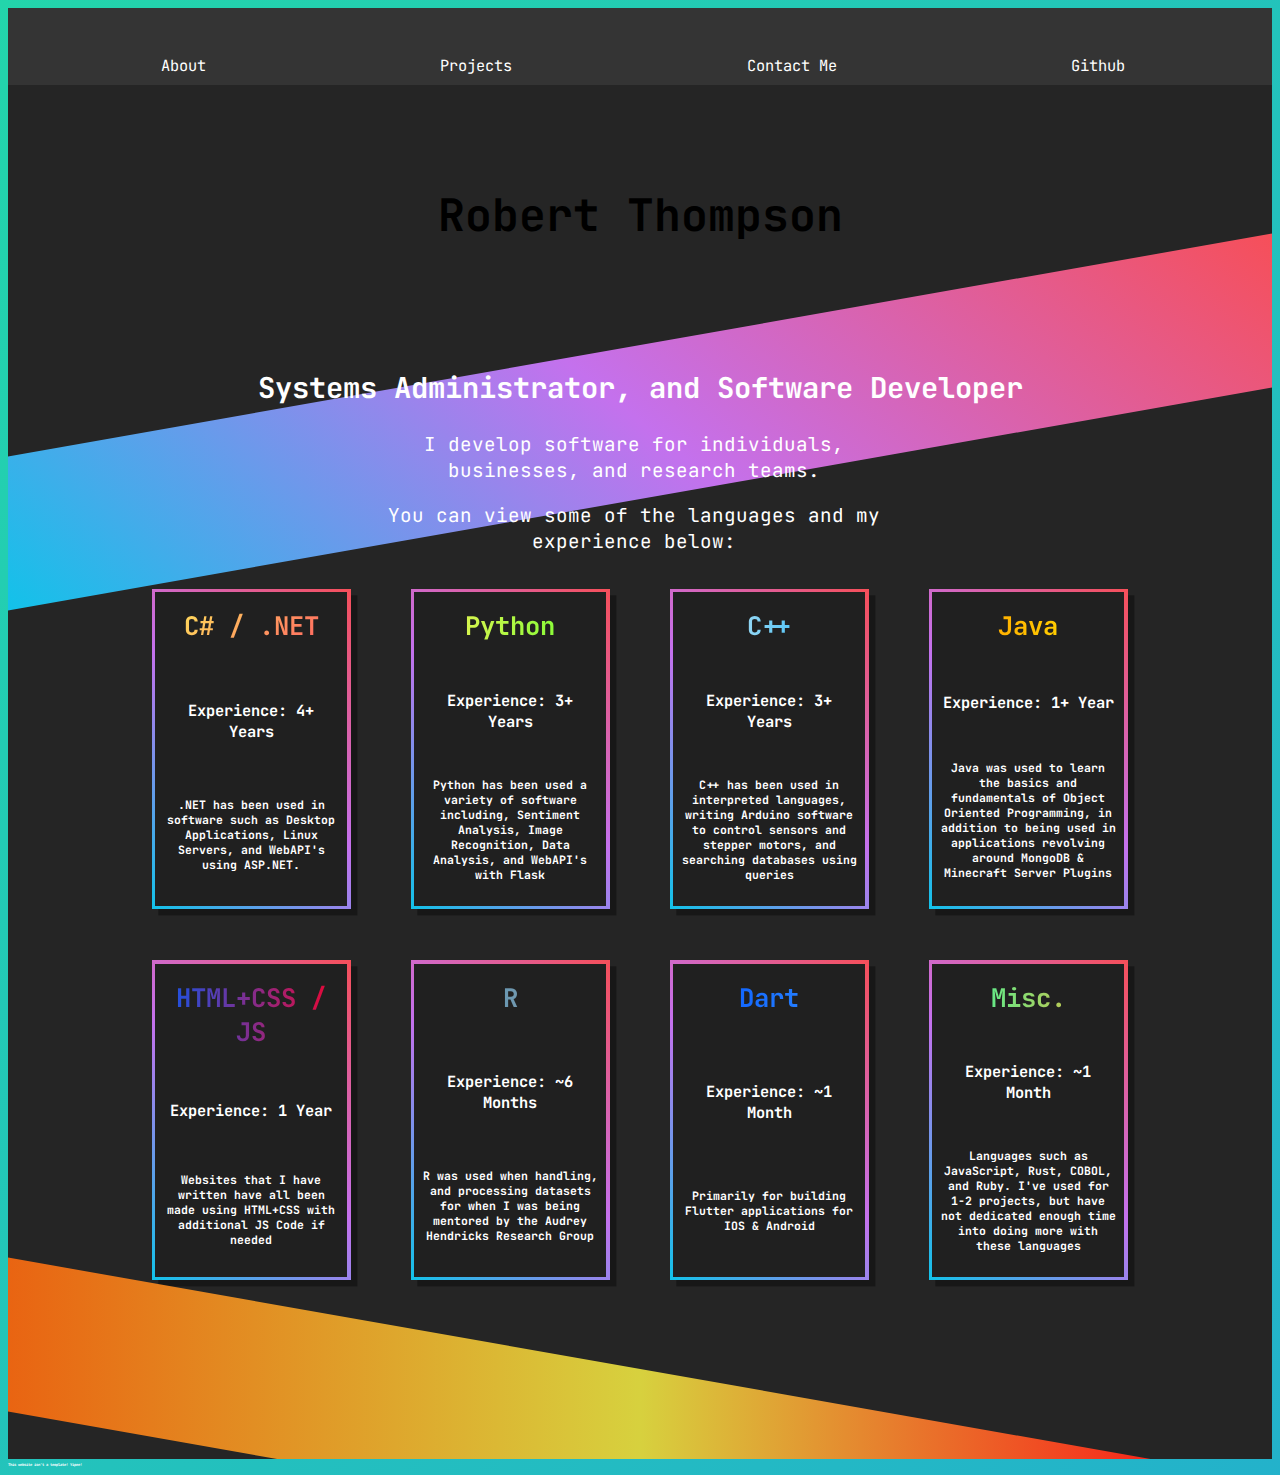
<file: index.html>
<!DOCTYPE html>
<html lang="en">
<head>
    <meta charset="UTF-8">
    <link rel="stylesheet" href="https://fonts.googleapis.com/css?family=Open+Sans">
    <link href='https://fonts.googleapis.com/css?family=JetBrains Mono' rel='stylesheet'>
    <link rel="stylesheet" href="index.css">
    <title>Robert Thompson  </title>
</head>
<body>
<header>
    <div id="title-header-main-box">
        <li>
            <a href="/index.html" class="button-underline" id="about-button">About</a>
        </li>

        <li>
            <a href="/projectShowcase/index.html" class="button-underline" id="project-button">Projects</a>
        </li>

        <li>
            <a href="/contact/index.html" class="button-underline" id="contact-button">Contact Me</a>
        </li>

        <li>
            <a href="https://github.com/KuebV" class="button-underline" id="github-button">Github</a>
        </li>
    </div>
</header>

<section>
    <div id="main-content">

        <div class="wrapper">
            <h2 id="name-intro">Robert Thompson</h2>
        </div>

        <div class="diagonal">
            <div class="wrapper">
                <h2 class="section-title">Systems Administrator, and Software Developer</h2>
                <p class="section-description">I develop software for individuals, businesses, and research teams.</p>
                <p class="section-description">You can view some of the languages and my experience below:</p>

            </div>
        </div>

        <div class="cards">
            <div class="info-card-border">
                <div class="info-card">
                    <h1 class="info-card-title-gradient"  id="csharp-info">C# / .NET</h1>
                    <h1 class="info-card-title">Experience: 4+ Years</h1>
                    <h2 class="info-card-description">.NET has been used in software such as Desktop Applications, Linux Servers, and WebAPI's using ASP.NET. </h2>
                </div>
            </div>

            <div class="info-card-border">
                <div class="info-card">
                    <h1 class="info-card-title-gradient" id="python-info">Python</h1>
                    <h1 class="info-card-title">Experience: 3+ Years</h1>
                    <h2 class="info-card-description">Python has been used a variety of software including, Sentiment Analysis, Image Recognition, Data Analysis, and WebAPI's with Flask</h2>
                </div>
            </div>

            <div class="info-card-border">
                <div class="info-card">
                    <h1 class="info-card-title-gradient" id="cpp-info">C++</h1>
                    <h1 class="info-card-title">Experience: 3+ Years</h1>
                    <h2 class="info-card-description">C++ has been used in interpreted languages, writing Arduino software to control sensors and stepper motors, and searching databases using queries</h2>
                </div>
            </div>

            <div class="info-card-border">
                <div class="info-card">
                    <h1 class="info-card-title-gradient" id="java-info">Java</h1>
                    <h1 class="info-card-title">Experience: 1+ Year</h1>
                    <h2 class="info-card-description">Java was used to learn the basics and fundamentals of Object Oriented Programming, in addition to being used in applications revolving around MongoDB & Minecraft Server Plugins</h2>
                </div>
            </div>

            <div class="info-card-border">
                <div class="info-card">
                    <h1 class="info-card-title-gradient" id="html-info">HTML+CSS / JS</h1>
                    <h1 class="info-card-title">Experience: 1 Year</h1>
                    <h2 class="info-card-description">Websites that I have written have all been made using HTML+CSS with additional JS Code if needed</h2>
                </div>
            </div>

            <div class="info-card-border">
                <div class="info-card">
                    <h1 class="info-card-title-gradient" id="r-info">R</h1>
                    <h1 class="info-card-title">Experience: ~6 Months</h1>
                    <h2 class="info-card-description">R was used when handling, and processing datasets for when I was being mentored by the Audrey Hendricks Research Group</h2>
                </div>
            </div>

            <div class="info-card-border">
                <div class="info-card">
                    <h1 class="info-card-title-gradient" id="dart-info">Dart</h1>
                    <h1 class="info-card-title">Experience: ~1 Month</h1>
                    <h2 class="info-card-description">Primarily for building Flutter applications for IOS & Android</h2>
                </div>
            </div>

            <div class="info-card-border">
                <div class="info-card">
                    <h1 class="info-card-title-gradient" id="mic-info">Misc.</h1>
                    <h1 class="info-card-title">Experience: ~1 Month</h1>
                    <h2 class="info-card-description">Languages such as JavaScript, Rust, COBOL, and Ruby. I've used for 1-2 projects, but have not dedicated enough time into doing more with these languages</h2>
                </div>
            </div>

        </div>

        <div class="diagonal-right">
            <div class="wrapper">

            </div>
        </div>

    </div>

    <footer>
        <h2>This website isn't a template! Yipee!</h2>
    </footer>
</section>



</body>
</html>
</file>
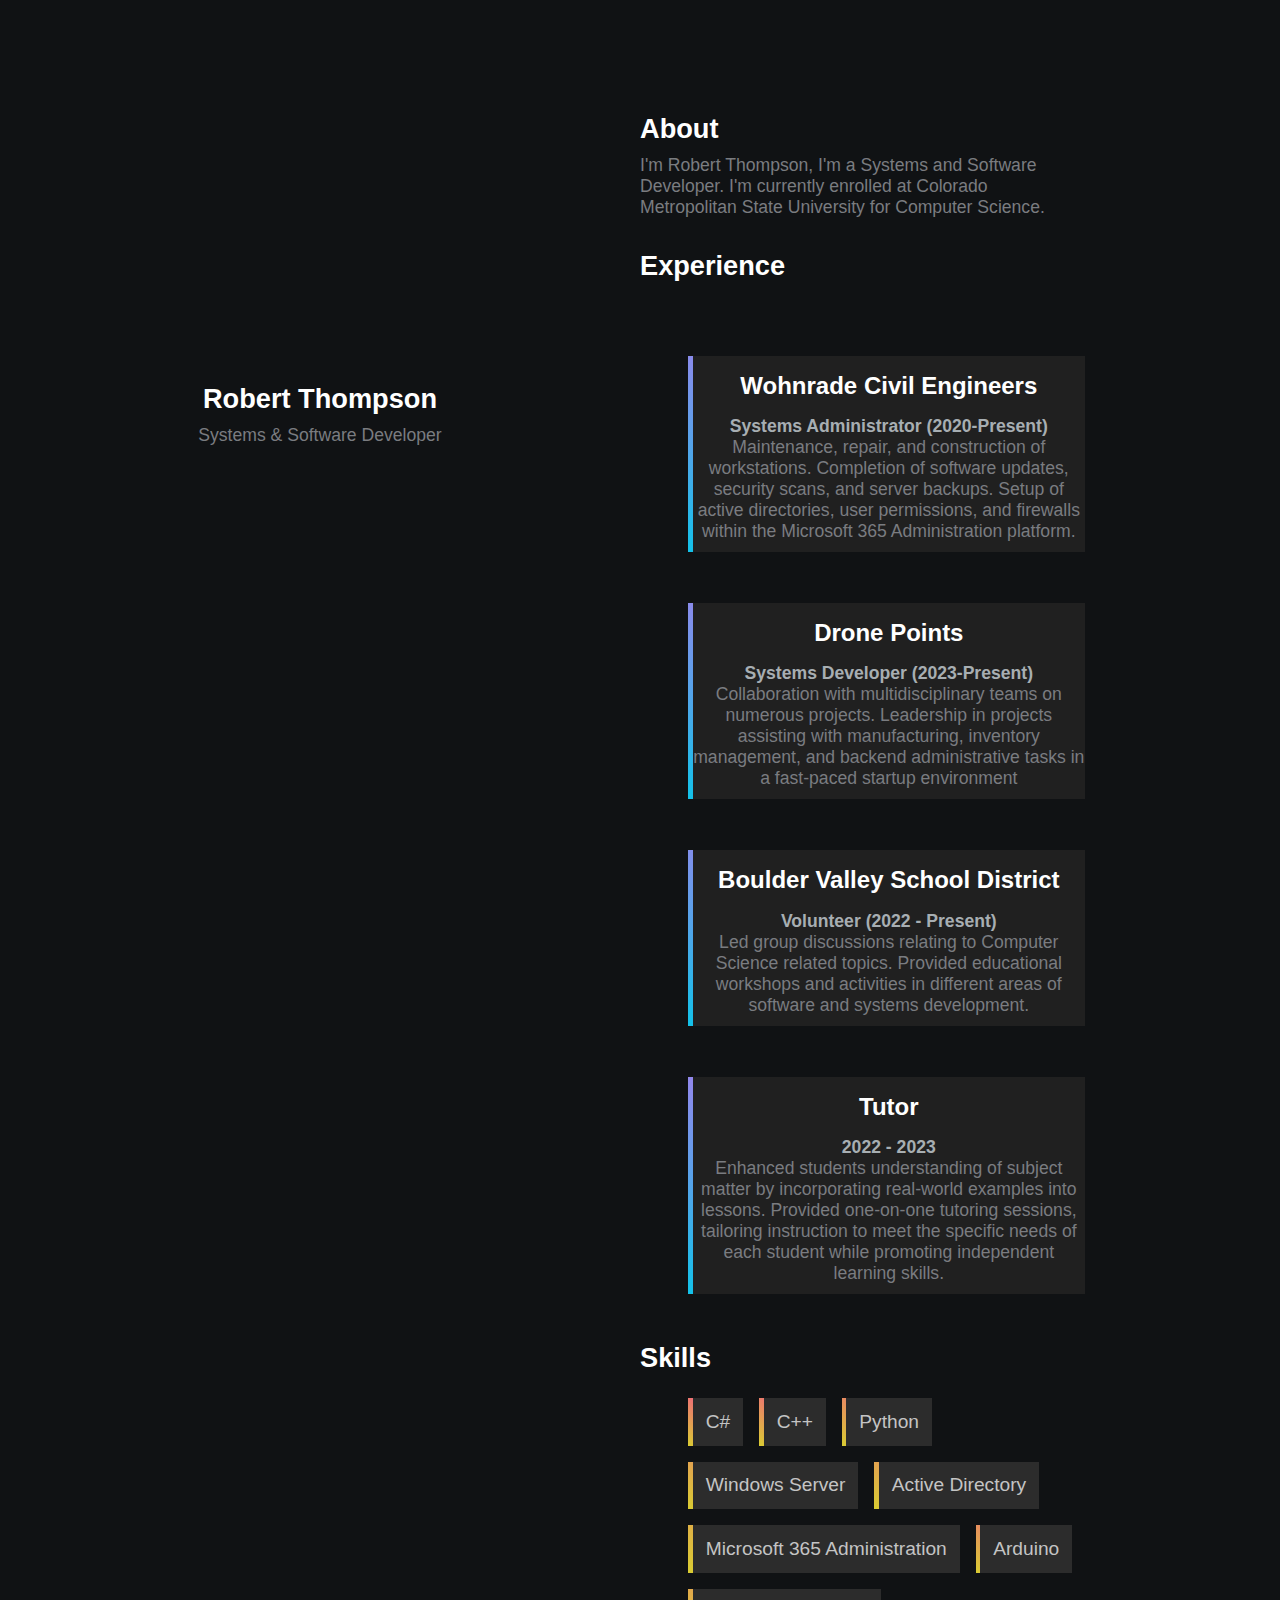
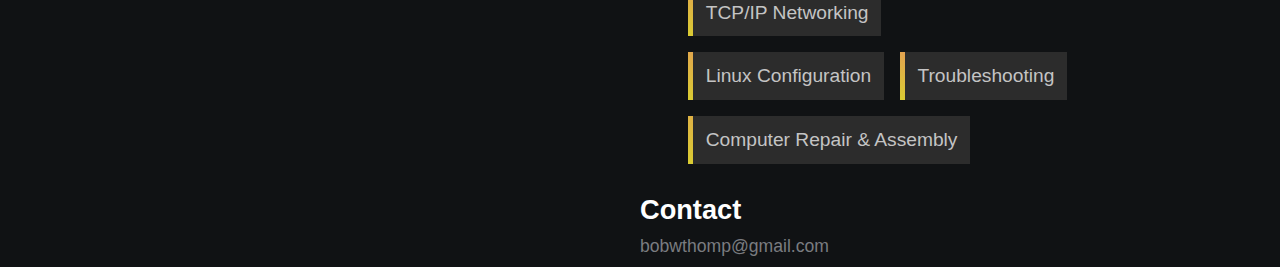
<file: card/index.html>
<!DOCTYPE html>
<html lang="en">
<head>
  <meta charset="UTF-8">
  <meta name="viewport" content="width=device-width, initial-scale=1.0">
  <link rel="stylesheet" href="https://fonts.googleapis.com/css?family=Open+Sans">
  <link href='https://fonts.googleapis.com/css?family=JetBrains Mono' rel='stylesheet'>
  <link rel="stylesheet" href="index.css">
  <title>Business Card </title>
</head>
<body>
<div class="grid-2">
  <div class="section-1">
    <i class="fas fa-code fa-5x white"></i>
    <h2>Robert Thompson</h2>
    <p>Systems & Software Developer</p>
    <a href="#"><i class="fab fa-twitter"></i></a>
    <a href="#"><i class="fab fa-linkedin"></i></a>
    <a href="#"><i class="fab fa-github"></i></a>
  </div>
  <div class="section-2">
    <h2>About</h2>
    <p>I'm Robert Thompson, I'm a Systems and Software Developer. I'm currently enrolled at Colorado Metropolitan State University for Computer Science. </p>
    <h2>Experience</h2>
    <ul class="positions">
      <li class="job-background">
        <div class="job-card">
          <h1 class="company">Wohnrade Civil Engineers</h1>
          <b class="job-title">Systems Administrator (2020-Present)</b>
          <p class="description">Maintenance, repair, and construction of workstations.
            Completion of software updates, security scans, and server backups. Setup of active directories, user permissions, and firewalls within the Microsoft 365 Administration platform.
          </p>
        </div>
      </li>

      <li class="job-background">
        <div class="job-card">
          <h1 class="company">Drone Points</h1>
          <b class="job-title">Systems Developer (2023-Present)</b>
          <p class="description">Collaboration with multidisciplinary teams on numerous projects. Leadership in projects assisting with manufacturing, inventory management, and backend administrative tasks in a fast-paced startup environment</p>
        </div>
      </li>

      <li class="job-background">
        <div class="job-card">
          <h1 class="company">Boulder Valley School District</h1>
          <b class="job-title">Volunteer (2022 - Present)</b>
          <p class="description">Led group discussions relating to Computer Science related topics. Provided educational workshops and activities in different areas of software and systems development.</p>
        </div>
      </li>

      <li class="job-background">
        <div class="job-card">
          <h1 class="company">Tutor</h1>
          <b class="job-title">2022 - 2023</b>
          <p class="description">Enhanced students understanding of subject matter by incorporating real-world examples into lessons. Provided one-on-one tutoring sessions, tailoring instruction to meet the specific needs of each student
            while promoting independent learning skills.
          </p>
        </div>
      </li>
    </ul>
    <h2>Skills</h2>
    <ul class="skills">
      <li class="skill-background">
        <div class="skill-card">
          <b class="skill">C#</b>
        </div>
      </li>

      <li class="skill-background">
        <div class="skill-card">
          <b class="skill">C++</b>
        </div>
      </li>

      <li class="skill-background">
        <div class="skill-card">
          <b class="skill">Python</b>
        </div>
      </li>

      <li class="skill-background">
        <div class="skill-card">
          <b class="skill">Windows Server</b>
        </div>
      </li>

      <li class="skill-background">
        <div class="skill-card">
          <b class="skill">Active Directory</b>
        </div>
      </li>

      <li class="skill-background">
        <div class="skill-card">
          <b class="skill">Microsoft 365 Administration</b>
        </div>
      </li>

      <li class="skill-background">
        <div class="skill-card">
          <b class="skill">Arduino</b>
        </div>
      </li>

      <li class="skill-background">
        <div class="skill-card">
          <b class="skill">TCP/IP Networking</b>
        </div>
      </li>

      <li class="skill-background">
        <div class="skill-card">
          <b class="skill">Linux Configuration</b>
        </div>
      </li>

      <li class="skill-background">
        <div class="skill-card">
          <b class="skill">Troubleshooting</b>
        </div>
      </li>

      <li class="skill-background">
        <div class="skill-card">
          <b class="skill">Computer Repair & Assembly</b>
        </div>
      </li>


    </ul>
    
    <h2>Contact</h2>
    <p>bobwthomp@gmail.com</p>
  </div>
</div>
</body>
</html>
</file>
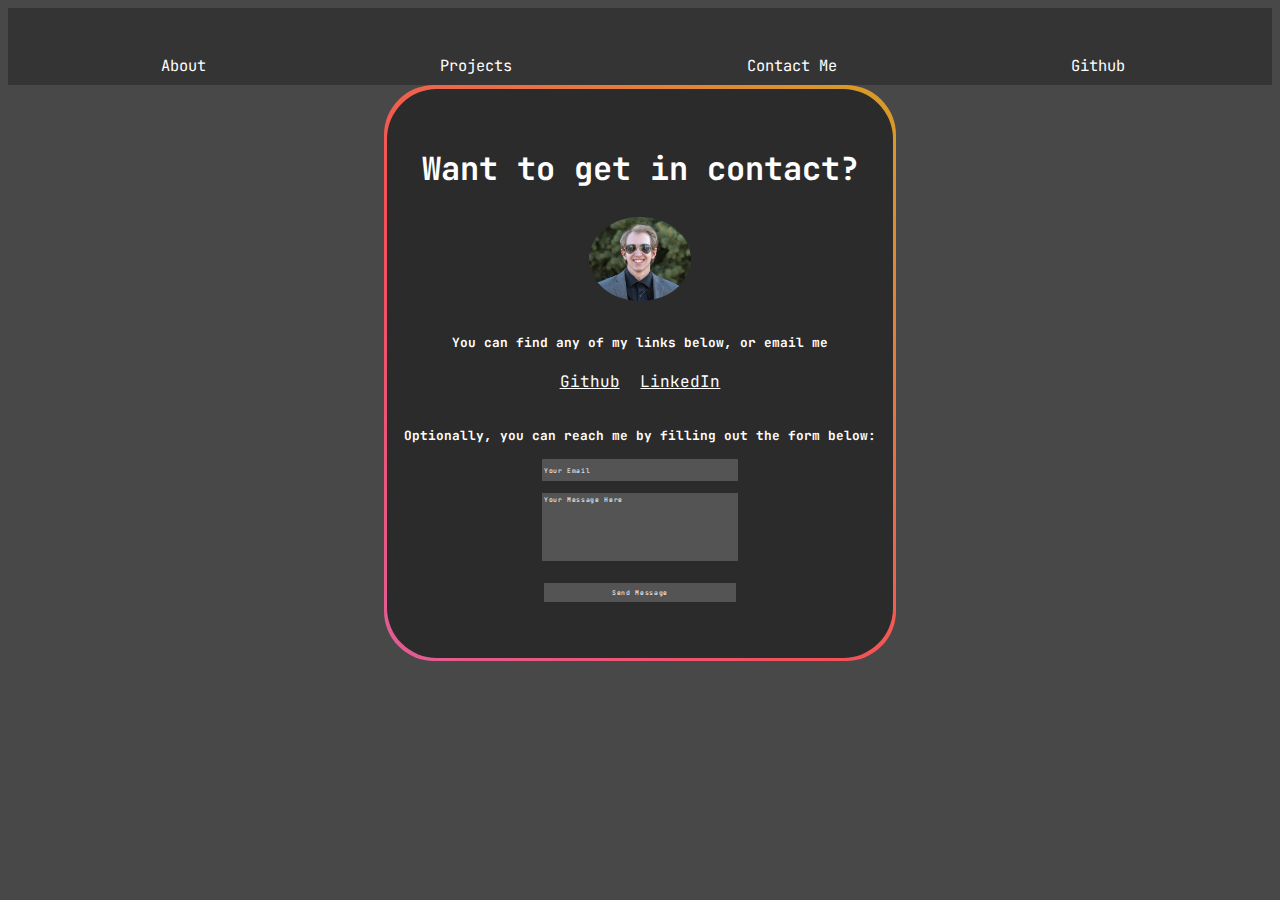
<file: contact/index.html>
<!DOCTYPE html>
<html lang="en">
<head>
    <meta charset="UTF-8">
  <link rel="stylesheet" href="https://fonts.googleapis.com/css?family=Open+Sans">
  <link href='https://fonts.googleapis.com/css?family=JetBrains Mono' rel='stylesheet'>
  <link rel="stylesheet" href="index.css">
    <title>Contact Me</title>
</head>
<body>
  <header>
    <div id="title-header-main-box">
      <li>
        <a href="/index.html" class="button-underline" id="about-button">About</a>
      </li>

      <li>
        <a href="/projectShowcase/index.html" class="button-underline" id="project-button">Projects</a>
      </li>

      <li>
        <a href="/contact/index.html" class="button-underline" id="contact-button">Contact Me</a>
      </li>

      <li>
        <a href="https://github.com/KuebV" class="button-underline" id="github-button">Github</a>
      </li>


    </div>
  </header>

  <div class="rgbBorder">
    <div class="form-document-box">
      <div class="wrapper">
        <h2 id="titleText">Want to get in contact?</h2>
      </div>

      <div class="wrapper">
        <img id="photo" src="../images/2389124593AAAA.jpg">
        <h3>You can find any of my links below, or email me </h3>

        <li id="links">
          <a href="https://github.com/KuebV">Github</a>
          <a href="https://www.linkedin.com/in/robert-thompson-5a97851b0/">LinkedIn</a>
        </li>

        <h3>Optionally, you can reach me by filling out the form below:</h3>

        <form action="https://formspree.io/f/myyalnlv" class="postForm" method="post">

          <div class="form-item">
            <input type="email" class="form-input" placeholder="Your Email" name="email">
          </div>

          <div class="form-item">
            <textarea class="form-input" id="message-box" rows="20" cols="50" name="message">Your Message Here</textarea>
          </div>

          <button class="form-button" type="submit">Send Message</button>

        </form>
      </div>
    </div>
  </div>









</body>
</html>
</file>
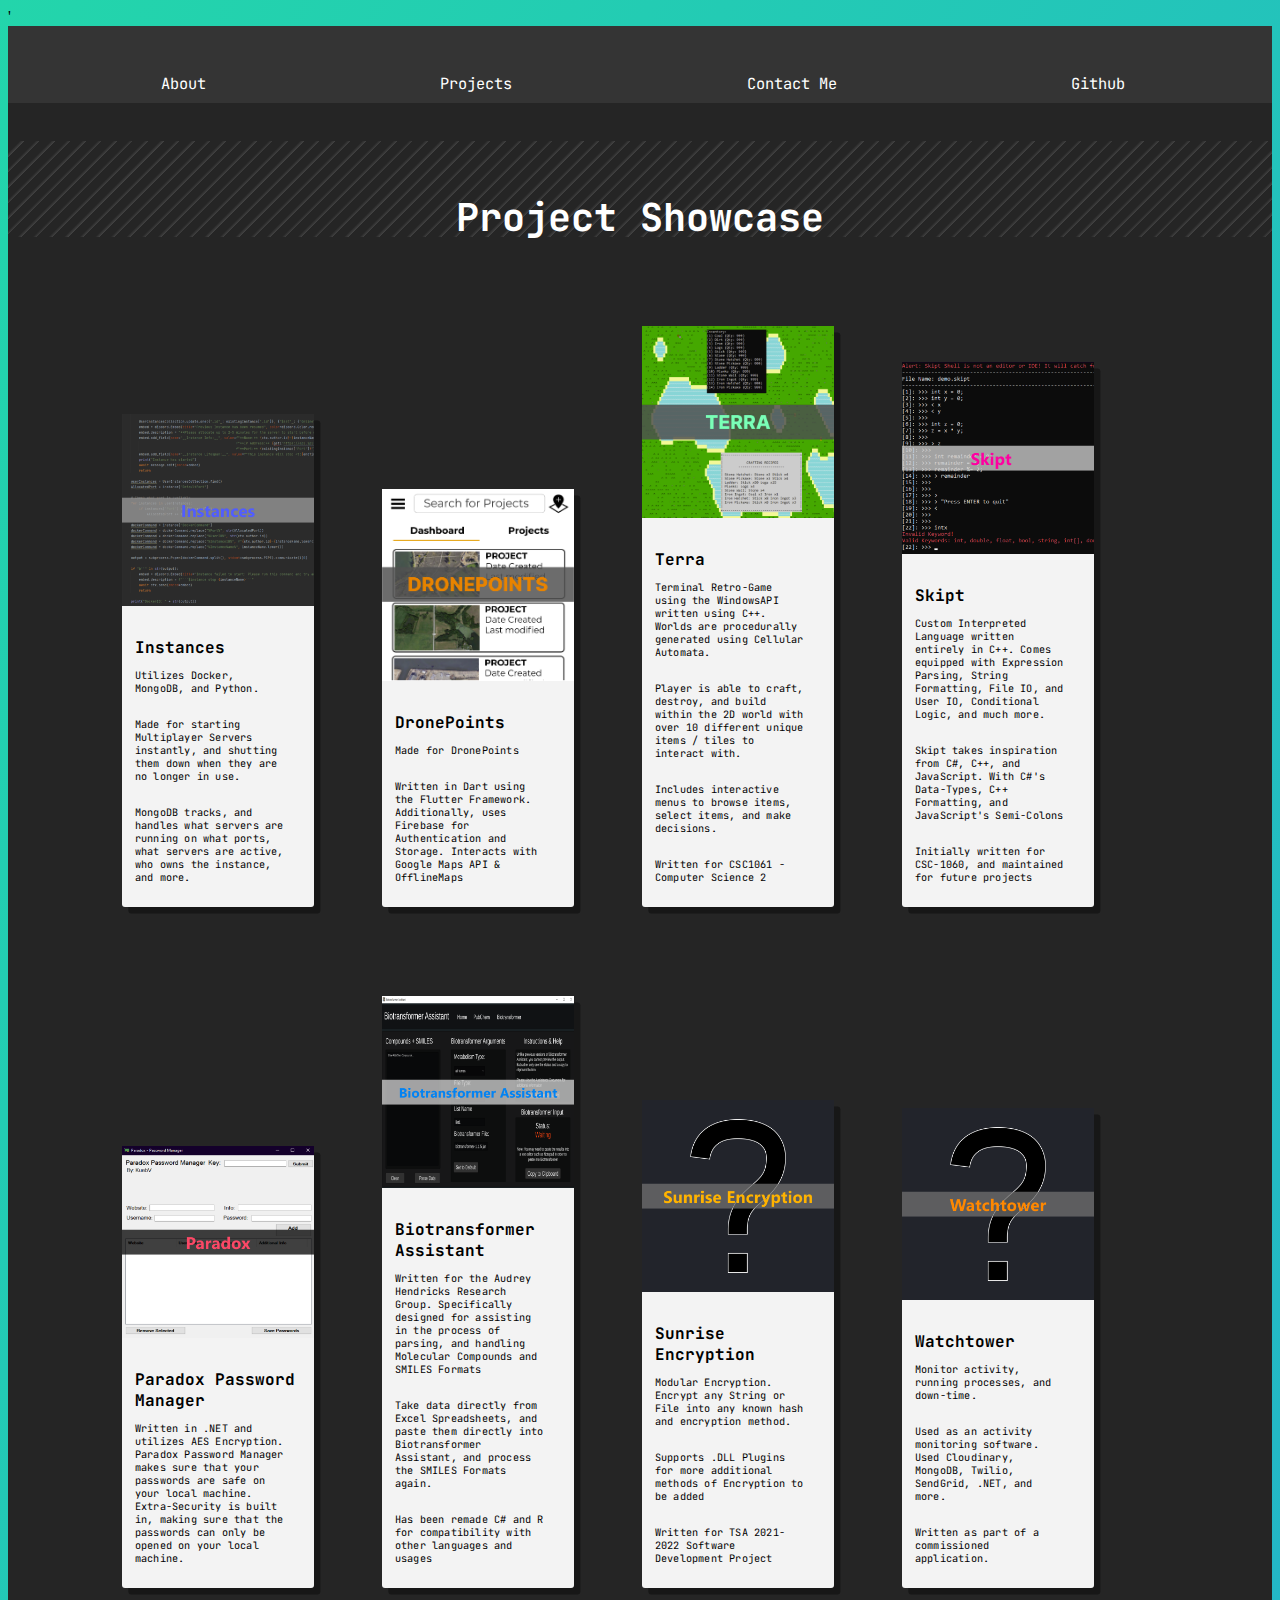
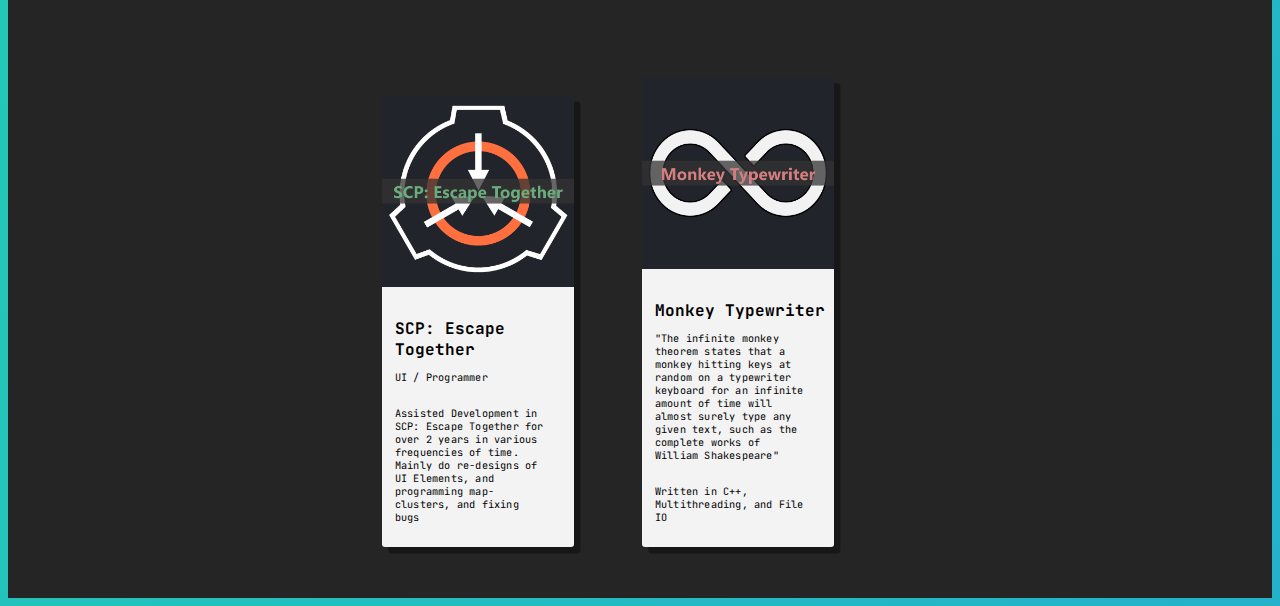
<file: projectShowcase/index.html>
<!DOCTYPE html>
<html lang="en">
<head>
  <meta charset="UTF-8">
  <link rel="stylesheet" href="https://fonts.googleapis.com/css?family=Open+Sans">
  <link href='https://fonts.googleapis.com/css?family=JetBrains Mono' rel='stylesheet'>
  <link rel="stylesheet" href="index.css">'
  <meta name="description" content="Robert Thompson's Software Developer Portfolio. This iw where I store a majority of my projects. I primary work with .NET, Java, Python, C++, and R. However I'm looking forward to learning more.">
  <title>Robert Thompson  </title>
</head>
<body>

<header>
  <div id="title-header-main-box">
    <li class="header-options">
      <a href="/index.html" class="button-underline" id="about-button">About</a>
    </li>

    <li class="header-options">
      <a href="/projectShowcase/index.html" class="button-underline" id="project-button">Projects</a>
    </li>

    <li class="header-options">
      <a href="/contact/index.html" class="button-underline" id="contact-button">Contact Me</a>
    </li>

    <li class="header-options">
      <a href="https://github.com/KuebV" class="button-underline" id="github-button">Github</a>
    </li>
  </div>
</header>

<section>
  <div id="main-content">

    <div class="wrapper">
      <h2 id="name-intro">Project Showcase</h2>
    </div>

    <section class="cards">
      <article class="card">
        <div class="image-wrapper"><img class="card-image" src='/images/Instances.png' alt=''></div>
        <h1 class="card-title">Instances</h1>
        <p class="card-summary"> Utilizes Docker, MongoDB, and Python. </p>
        <p class="card-summary"> Made for starting Multiplayer Servers instantly, and shutting them down when they are no longer in use. </p>
        <p class="card-summary"> MongoDB tracks, and handles what servers are running on what ports, what servers are active, who owns the instance, and more. </p>
      </article>
      <a href="https://www.dronepoints.co/" style="color: #000000; text-decoration: none;">
        <article class="card">
          <div class="image-wrapper"><img src="/images/DronePoints.png" alt="" class="card-image"></div>
          <h1 class="card-title">DronePoints</h1>
          <p class="card-summary">Made for DronePoints</p>
          <p class="card-summary">Written in Dart using the Flutter Framework. Additionally, uses Firebase for Authentication and Storage. Interacts with Google Maps API & OfflineMaps</p>
        </article>
      </a>
      <a href="https://github.com/KuebV/CSC1061Capstone" style="color: #000000; text-decoration: none;">
        <article class="card">
          <div class="image-wrapper"><img class="card-image" src='/images/Terra.png' alt=''></div>
          <h1 class="card-title">Terra</h1>
          <p class="card-summary">
            Terminal Retro-Game using the WindowsAPI written using C++. Worlds are procedurally generated using Cellular Automata.
          </p>
          <p class="card-summary">Player is able to craft, destroy, and build within the 2D world with over 10 different unique items / tiles to interact with.</p>
          <p class="card-summary">Includes interactive menus to browse items, select items, and make decisions.</p>
          <p class="card-summary">Written for CSC1061 - Computer Science 2</p>
        </article>
      </a>
      <a href="https://github.com/KuebV/Skipt" style="color: #000000; text-decoration: none;">
        <article class="card">
          <div class="image-wrapper"><img class="card-image" src='/images/Skipt.png' alt=''></div>
          <h1 class="card-title">Skipt</h1>
          <p class="card-summary">
            Custom Interpreted Language written entirely in C++. Comes equipped with Expression Parsing, String Formatting, File IO, and User IO, Conditional Logic, and much more.
          </p>
          <p class="card-summary">Skipt takes inspiration from C#, C++, and JavaScript. With C#'s Data-Types, C++ Formatting, and JavaScript's Semi-Colons</p>
          <p class="card-summary">Initially written for CSC-1060, and maintained for future projects</p>
        </article>
      </a>
      <article class="card">
        <div class="image-wrapper"><img src="/images/Paradox.png" alt="" class="card-image"></div>
        <h1 class="card-title">Paradox Password Manager</h1>
        <p class="card-summary">
          Written in .NET and utilizes AES Encryption. Paradox Password Manager makes sure that your passwords are safe on your local machine. Extra-Security is built in, making sure that the passwords can only be opened on your local machine.
        </p>
      </article>
      <article class="card">
        <div class="image-wrapper"><img src="/images/Biotransformer%20Assistant.png" alt="" class="card-image"></div>
        <h1 class="card-title">Biotransformer Assistant</h1>
        <p class="card-summary">Written for the Audrey Hendricks Research Group. Specifically designed for assisting in the process of parsing, and handling Molecular Compounds and SMILES Formats</p>
        <p class="card-summary">Take data directly from Excel Spreadsheets, and paste them directly into Biotransformer Assistant, and process the SMILES Formats again.</p>
        <p class="card-summary">Has been remade C# and R for compatibility with other languages and usages</p>
      </article>
      <article class="card">
        <div class="image-wrapper"><img src="/images/Sunrise%20Encryption.png" alt="" class="card-image"></div>
        <h1 class="card-title">Sunrise Encryption</h1>
        <p class="card-summary">Modular Encryption. Encrypt any String or File into any known hash and encryption method.</p>
        <p class="card-summary">Supports .DLL Plugins for more additional methods of Encryption to be added</p>
        <p class="card-summary">Written for TSA 2021-2022 Software Development Project</p>
      </article>
      <article class="card">
        <div class="image-wrapper"><img src="/images/Watchtower.png" alt="" class="card-image"></div>
        <h1 class="card-title">Watchtower</h1>
        <p class="card-summary">Monitor activity, running processes, and down-time. </p>
        <p class="card-summary">Used as an activity monitoring software. Used Cloudinary, MongoDB, Twilio, SendGrid, .NET, and more.</p>
        <p class="card-summary">Written as part of a commissioned application.</p>
      </article>
      <a href="https://store.steampowered.com/app/1394270/SCP_Escape_Together/" style="color: #000000; text-decoration: none;">
        <article class="card">
          <div class="image-wrapper"><img src="/images/SCPET.png" alt="" class="card-image"></div>
          <h1 class="card-title">SCP: Escape Together</h1>
          <p class="card-summary">UI / Programmer</p>
          <p class="card-summary">Assisted Development in SCP: Escape Together for over 2 years in various frequencies of time. Mainly do re-designs of UI Elements, and programming map-clusters, and fixing bugs</p>
        </article>
      </a>
      <article class="card">
        <div class="image-wrapper"><img src="/images/MonkeyTypewriter.png" alt="" class="card-image"></div>
        <h1 class="card-title">Monkey Typewriter</h1>
        <p class="card-summary">"The infinite monkey theorem states that a monkey hitting keys at random on a typewriter keyboard for an infinite amount of time will almost surely type any given text, such as the complete works of William Shakespeare"</p>
        <p class="card-summary">Written in C++, Multithreading, and File IO</p>
      </article>

    </section>

  </div>

</section>



</body>
</html>
</file>
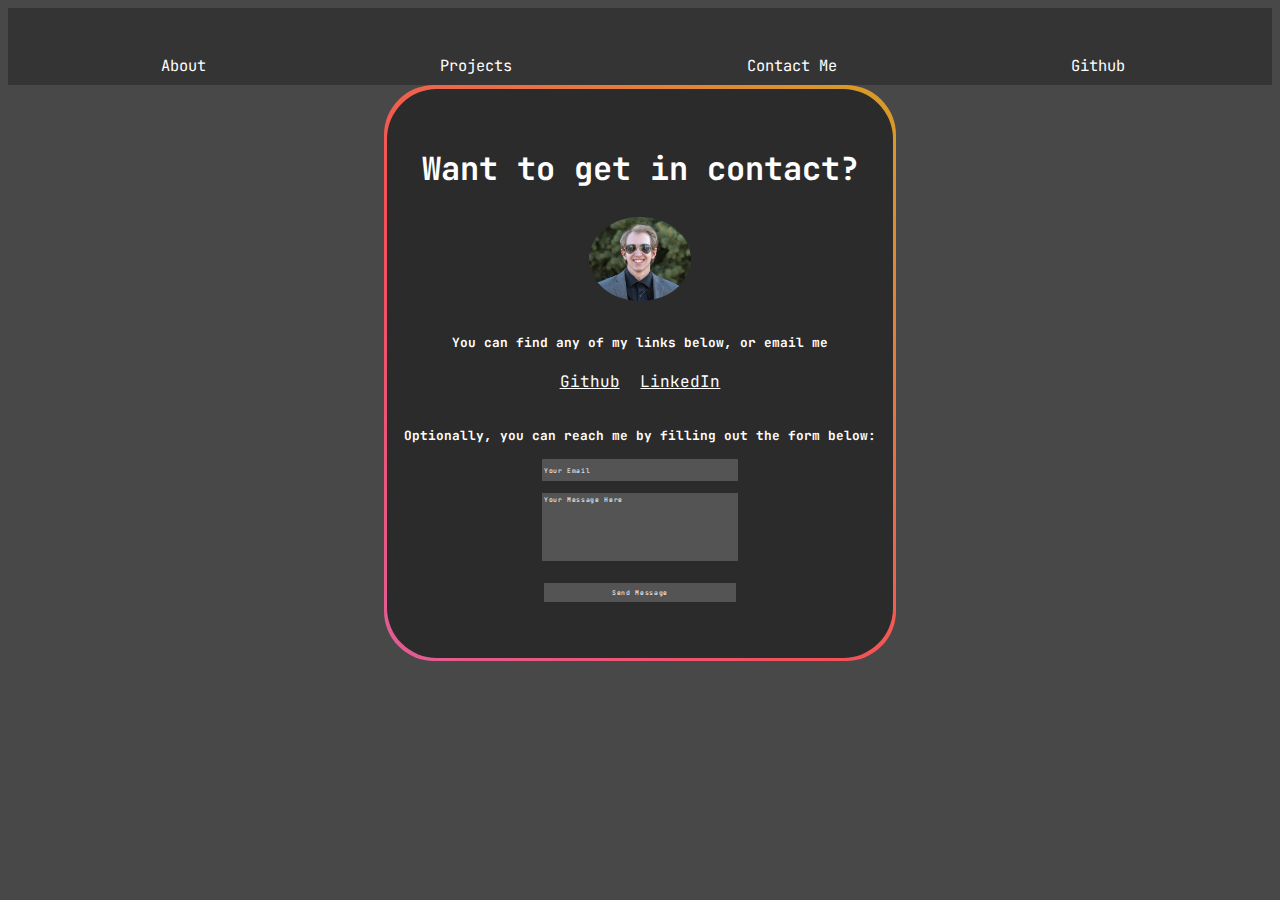
<file: portfolio/contact/index.html>
<!DOCTYPE html>
<html lang="en">
<head>
    <meta charset="UTF-8">
  <link rel="stylesheet" href="https://fonts.googleapis.com/css?family=Open+Sans">
  <link href='https://fonts.googleapis.com/css?family=JetBrains Mono' rel='stylesheet'>
  <link rel="stylesheet" href="index.css">
    <title>Contact Me</title>
</head>
<body>
  <header>
    <div id="title-header-main-box">
      <li>
        <a href="/portfolio/index.html" class="button-underline" id="about-button">About</a>
      </li>

      <li>
        <a href="/portfolio/projects/index.html" class="button-underline" id="project-button">Projects</a>
      </li>

      <li>
        <a href="/portfolio/contact/index.html" class="button-underline" id="contact-button">Contact Me</a>
      </li>

      <li>
        <a href="https://github.com/KuebV" class="button-underline" id="github-button">Github</a>
      </li>


    </div>
  </header>

  <div class="rgbBorder">
    <div class="form-document-box">
      <div class="wrapper">
        <h2 id="titleText">Want to get in contact?</h2>
      </div>

      <div class="wrapper">
        <img id="photo" src="../../images/2389124593AAAA.jpg">
        <h3>You can find any of my links below, or email me </h3>

        <li id="links">
          <a href="https://github.com/KuebV">Github</a>
          <a href="https://www.linkedin.com/in/robert-thompson-5a97851b0/">LinkedIn</a>
        </li>

        <h3>Optionally, you can reach me by filling out the form below:</h3>

        <form action="https://formspree.io/f/myyalnlv" class="postForm" method="post">

          <div class="form-item">
            <input type="email" class="form-input" placeholder="Your Email" name="email">
          </div>

          <div class="form-item">
            <textarea class="form-input" id="message-box" rows="20" cols="50" name="message">Your Message Here</textarea>
          </div>

          <button class="form-button" type="submit">Send Message</button>

        </form>
      </div>
    </div>
  </div>









</body>
</html>
</file>
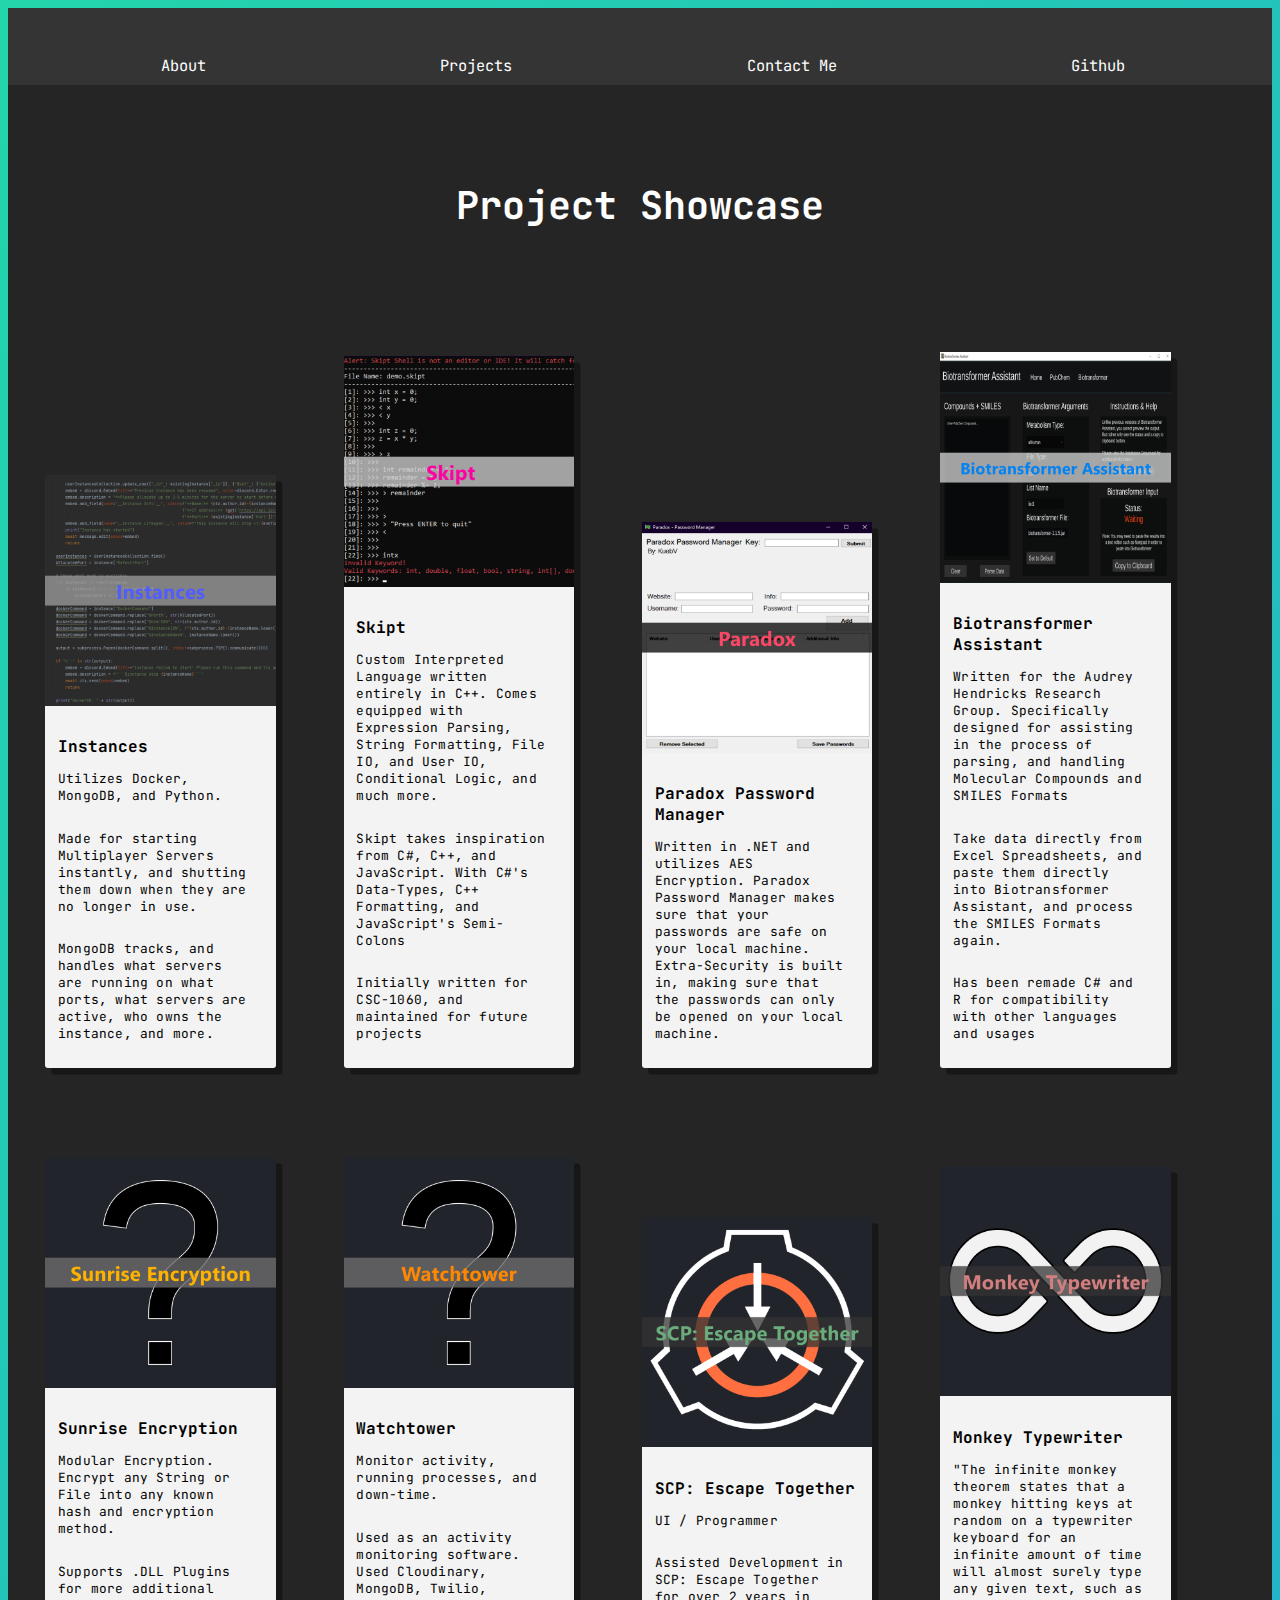
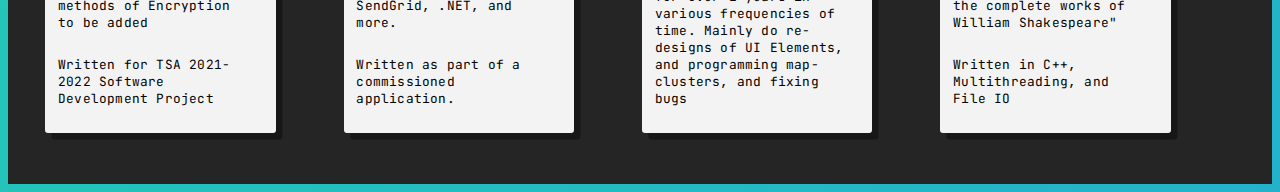
<file: portfolio/projectShowcase/index.html>
<!DOCTYPE html>
<html lang="en">
<head>
  <meta charset="UTF-8">
  <link rel="stylesheet" href="https://fonts.googleapis.com/css?family=Open+Sans">
  <link href='https://fonts.googleapis.com/css?family=JetBrains Mono' rel='stylesheet'>
  <link rel="stylesheet" href="index.css">
  <title>Robert Thompson  </title>
</head>
<body>
<header>
  <div id="title-header-main-box">
    <li class="header-options">
      <a href="/portfolio/index.html" class="button-underline" id="about-button">About</a>
    </li>

    <li class="header-options">
      <a href="/portfolio/projects/index.html" class="button-underline" id="project-button">Projects</a>
    </li>

    <li class="header-options">
      <a href="/portfolio/contact/index.html" class="button-underline" id="contact-button">Contact Me</a>
    </li>

    <li class="header-options">
      <a href="https://github.com/KuebV" class="button-underline" id="github-button">Github</a>
    </li>
  </div>
</header>

<section>
  <div id="main-content">

    <div class="wrapper">
      <h2 id="name-intro">Project Showcase</h2>
    </div>

    <section class="cards">
      <article class="card">
        <div class="image-wrapper"><img class="card-image" src='/images/Instances.png' alt=''></div>
        <h1 class="card-title">Instances</h1>
        <p class="card-summary"> Utilizes Docker, MongoDB, and Python. </p>
        <p class="card-summary"> Made for starting Multiplayer Servers instantly, and shutting them down when they are no longer in use. </p>
        <p class="card-summary"> MongoDB tracks, and handles what servers are running on what ports, what servers are active, who owns the instance, and more. </p>
      </article>
      <article class="card">
        <div class="image-wrapper"><img class="card-image" src='/images/Skipt.png' alt=''></div>
        <h1 class="card-title">Skipt</h1>
        <p class="card-summary">
          Custom Interpreted Language written entirely in C++. Comes equipped with Expression Parsing, String Formatting, File IO, and User IO, Conditional Logic, and much more.
        </p>
        <p class="card-summary">Skipt takes inspiration from C#, C++, and JavaScript. With C#'s Data-Types, C++ Formatting, and JavaScript's Semi-Colons</p>
        <p class="card-summary">Initially written for CSC-1060, and maintained for future projects</p>
      </article>
      <article class="card">
        <div class="image-wrapper"><img src="/images/Paradox.png" alt="" class="card-image"></div>
        <h1 class="card-title">Paradox Password Manager</h1>
        <p class="card-summary">
          Written in .NET and utilizes AES Encryption. Paradox Password Manager makes sure that your passwords are safe on your local machine. Extra-Security is built in, making sure that the passwords can only be opened on your local machine.
        </p>
      </article>
      <article class="card">
        <div class="image-wrapper"><img src="/images/Biotransformer%20Assistant.png" alt="" class="card-image"></div>
        <h1 class="card-title">Biotransformer Assistant</h1>
        <p class="card-summary">Written for the Audrey Hendricks Research Group. Specifically designed for assisting in the process of parsing, and handling Molecular Compounds and SMILES Formats</p>
        <p class="card-summary">Take data directly from Excel Spreadsheets, and paste them directly into Biotransformer Assistant, and process the SMILES Formats again.</p>
        <p class="card-summary">Has been remade C# and R for compatibility with other languages and usages</p>
      </article>
      <article class="card">
        <div class="image-wrapper"><img src="/images/Sunrise%20Encryption.png" alt="" class="card-image"></div>
        <h1 class="card-title">Sunrise Encryption</h1>
        <p class="card-summary">Modular Encryption. Encrypt any String or File into any known hash and encryption method.</p>
        <p class="card-summary">Supports .DLL Plugins for more additional methods of Encryption to be added</p>
        <p class="card-summary">Written for TSA 2021-2022 Software Development Project</p>
      </article>
      <article class="card">
        <div class="image-wrapper"><img src="/images/Watchtower.png" alt="" class="card-image"></div>
        <h1 class="card-title">Watchtower</h1>
        <p class="card-summary">Monitor activity, running processes, and down-time. </p>
        <p class="card-summary">Used as an activity monitoring software. Used Cloudinary, MongoDB, Twilio, SendGrid, .NET, and more.</p>
        <p class="card-summary">Written as part of a commissioned application.</p>
      </article>
      <article class="card">
        <div class="image-wrapper"><img src="/images/SCPET.png" alt="" class="card-image"></div>
        <h1 class="card-title">SCP: Escape Together</h1>
        <p class="card-summary">UI / Programmer</p>
        <p class="card-summary">Assisted Development in SCP: Escape Together for over 2 years in various frequencies of time. Mainly do re-designs of UI Elements, and programming map-clusters, and fixing bugs</p>
      </article>
      <article class="card">
        <div class="image-wrapper"><img src="/images/MonkeyTypewriter.png" alt="" class="card-image"></div>
        <h1 class="card-title">Monkey Typewriter</h1>
        <p class="card-summary">"The infinite monkey theorem states that a monkey hitting keys at random on a typewriter keyboard for an infinite amount of time will almost surely type any given text, such as the complete works of William Shakespeare"</p>
        <p class="card-summary">Written in C++, Multithreading, and File IO</p>
      </article>

    </section>

  </div>

</section>



</body>
</html>
</file>
<file: index.css>
@import url('https://fonts.googleapis.com/css?family=Josefin+Sans');

#title-header-main-box{
    background:#343434;
    width:100%;
    height:6vw;
    top: 0px;
    left: 0px;

    color: white;
    position:relative;
    align-content: center;
}

li {
    margin: 8.5vw;
    text-align: center;
    list-style:none;
    display:inline;
}

li:last-child{
    margin-bottom: 0;
}

li a {
    color: white;
    display: inline-block;
    font-size: 30px;
    margin:0.5vw;
    font-family: 'JetBrains Mono', serif;
    -webkit-transition: all 0.5s;
    transition: all 0.5s;
    position: inherit;
    top: 1.5vw;

    left: 3%;
}

.button-underline {
    position: relative;
    color: #ffffff;
    text-decoration:none;
}
.button-underline:after {
    display: block;
    position: absolute;
    left: 0;
    bottom: -5px;
    width: 0;
    height: 3px;
    background-color: #ffffff;
    content: "";
    -webkit-transition: width 0.5s;
    transition: width 0.5s;
}
.button-underline:before {
    display: block;
    position: absolute;
    right: 0;
    top: -5px;
    width: 0;
    height: 3px;
    background-color: #ffffff;
    content: "";
    -webkit-transition: width 0.5s;
    transition: width 0.5s;
}
.button-underline:hover:after,.button-underline:hover:before {
    width: 120%;
}

#about-button{
    font-size: 1.2vw;
}

#project-button{
    font-size: 1.2vw;
}

#contact-button{
    font-size: 1.2vw;
}

#github-button{
    font-size: 1.2vw;
}


#main-content{
    width:100%;
    padding-top: 5%;
    background: #252525;

    overflow-x: hidden;
    overflow-y: hidden;
}

body{
    background: linear-gradient(to left top, #da962e, #e73c7e, #23a6d5, #23d5ab);
    background-size: 400% 400%;
    animation: gradient 15s ease infinite;

    min-height: 100vw;
}

@keyframes gradient {
    0% {
        background-position: 0% 50%;
    }
    50% {
        background-position: 100% 50%;
    }
    100% {
        background-position: 0% 50%;
    }
}

.wrapper{
    max-width: 100%;
    padding-inline: 1rem;
    text-align: center;
    align-content: center;

    font-family: 'JetBrains Mono', serif;

}

.gradient-text{
    background-image: linear-gradient(
            -45deg,
            #ff4793,
            #eb3aff,
            #fff05a,
            #0cffc0,
            #25fff8
    );

    background-size: 100%;
    background-repeat: repeat;

    -webkit-background-clip: text;
    -webkit-text-fill-color: transparent;;
}

#name-intro{
    font-size: 3.5vw;
    padding-top: -2vw;
}
.section-title {
    font-size: 2.25vw;
}

.section-description{
    font-size: 1.5vw;
    width: 45%;
    padding-left: 27%;
}


.diagonal {
    --skew-angle: -10deg;
    --background: linear-gradient(
            45deg,
            #12c2e9,
            #c471ed,
            #f64f59
    );

    position: relative;
    isolation: isolate;
    height: 12vw;
    top: 5vw;
    color: white;
}

.diagonal::after {
    content: '';
    background: var(--background);
    position: absolute;
    z-index: -1;
    inset: 0;
    transform: skewY(var(--skew-angle));
}

.diagonal-right {
    --skew-angle: 10deg;
    --background: linear-gradient(
            90deg,
            #e96412,
            #d7d13e,
            #ff0013
    );

    position: relative;
    isolation: isolate;
    height: 12vw;
    top: 5vw;
    color: white;
}

.diagonal-right::after {
    content: '';
    background: var(--background);
    position: absolute;
    z-index: -1;
    inset: 0;
    transform: skewY(var(--skew-angle));
}



.info-card-border{
    width: 15.5vw;
    height: 25vw;

    margin: 2vw 2%;
    position: relative;
    background: linear-gradient( 45deg,  #12c2e9,  #c471ed,  #f64f59 );
    display: inline-flex;

    box-shadow: 0.5vw 0.5vw #171717;
}


.info-card {
    width: 15vw;
    height: 24.5vw;
    overflow-y: hidden;
    overflow-x: auto;
    top: 0.3vw;

    position: relative;
    background: #202020;
    justify-content: center;
    display: grid;

    left: 0.23vw;
}

.info-card-title-gradient{

    background-size: 100%;
    background-repeat: repeat;

    -webkit-background-clip: text;
    -webkit-text-fill-color: transparent;

    font-size: 2vw;
}

.info-card-title{
    color: white;
    font-size: 1.2vw;
    padding: 0.8vw;
}

.info-card-description{
    color: white;
    font-size: 0.9vw;
    padding: 0.5vw;
}

.cards{
    width: 100%;
    text-align: center;
    font-family: 'JetBrains Mono', serif;

    padding-top: 10vw;
}

#csharp-info{
    background-image: linear-gradient(
            -45deg,
            #ff4763,
            #fff05a
    );

}

#python-info{
    background-image: linear-gradient(
            -90deg,
            #62ff2d,
            #fff05a
    );
}

#cpp-info{
    background-image: linear-gradient(
            -90deg,
            #00b1ff,
            #ececec
    );
}

#java-info{
    background-image: linear-gradient(
            -90deg,
            #ffea00,
            #FF9200FF
    );
}

#r-info{
    background-image: linear-gradient(
            -90deg,
            #a5a0a0,
            #3590c1
    );
}

#dart-info{
    background-image: linear-gradient(
            -90deg,
            #3694ff,
            #0050ff
    );
}

#mic-info{
    background-image: linear-gradient(
            -90deg,
            #f8b331,
            #26ffab
    );
}

#html-info{
    background-image: linear-gradient(
            -90deg,
            #fc0025,
            #0959f3
    );
}

footer{
    bottom: 10vw;
    font-family: 'JetBrains Mono', serif;
    color: white;
    font-size: 0.2vw;
}
</file>
<file: card/index.css>
.grid-2{
    display: grid;
    grid-template-columns: repeat(2,1fr);
}

body{
    margin: 0;
    padding: 0;
    font-family: 'Roboto', sans-serif;
    background-color: #101214;
    color: #7A7C80;

}

h2,.white{
    color: #fff;
}

a{
    color: #7A7C80;
    text-decoration: none;
}
/* section 1 */
.section-1{
    padding-top: 40vh;
    text-align: center;
}

.section-1 p{
    font-size: 1.1rem;
    padding-bottom: 10px;
    margin:0;
}

.section-1 h2{
    font-size: 1.7rem;
    margin-bottom: 10px;
}

.section-1 h3{
    font-size: 1rem;
    margin-bottom: 10px;
}

.section-1 a{
    font-size: 1.5rem;
    padding: 10px;
}
/* section 2 */
.section-2{
    padding-top: 10vh;
    width: 70%;
}

.section-2 h2{
    font-size: 1.7rem;
    margin-bottom: 10px;
}

.section-2 h3{
    font-size: 1.2rem;
    margin-bottom: 5px;
}

.section-2 p{
    font-size: 1.1rem;
    padding-bottom: 10px;
    margin:0;
}

.section-2 a{
    display: block;
    padding: 5px;
    font-size: 1.2rem;
    padding-left: 0;
    width: 100px;
}
/* animations / utilities */
.section-2 a:hover{
    font-size: 1.3rem;
    color: #fff;
    cursor: pointer;
    transition: 0.2s;
}

.section-1 a:hover{
    color: #fff;
    cursor: pointer;
    transition: 0.3s;
}

.white:hover{
    position: relative;
    padding-left: 10px;
}

/* media queres */
@media(max-width:780px){
    .grid-2{
        grid-template-columns: 1fr;
    }
    .section-1{
        padding:0;
        padding-top: 5rem;
    }
    .section-2{
        padding: 0;
        padding-left: 1.5rem;
        padding-top: 2rem;
    }
}

.job-background {
    width: fit-content;
    height: fit-content;

    margin: 2vw 2%;
    position: relative;
    background: linear-gradient( 45deg,  #12c2e9,  #c471ed,  #f64f59 );
    display: inline-flex;
}

.job-card {
    width: fit-content;
    height: fit-content;
    overflow-y: hidden;
    overflow-x: auto;
    left: 0.3rem;

    position: relative;
    background: #202020;
    justify-content: left;
    display: grid;
}

.company {
    font-size: 1.5rem;
    color: white;
}

.job-title {
    font-size: 1.1rem;
    font-weight: bold;
    color: #a7aeb2;
}

.description {
    font-size: 0.15rem;
}

.positions {
    width: fit-content;
    text-align: center;
    padding-top: 2rem;
}

.skills{
    width: fit-content;
    text-align: left;
    flex-flow: column wrap;
}

.skill-background {
    width: fit-content;
    height: fit-content;

    margin: 0.5rem 2%;
    position: relative;
    background: linear-gradient( 45deg, #d9cd31, #ed7571, #f64fe0);
    display: inline-flex;
}

.skill-card {
    width: fit-content;
    height: fit-content;
    overflow-y: hidden;
    overflow-x: auto;
    left: 0.3rem;

    position: relative;
    background: #2c2c2c;
    justify-content: left;
    display: grid;
}

.skill {
    font-size: 1.2rem;
    margin: 0.8rem;
    color: #c4c4c4;
    font-weight: normal;
}
</file>
<file: contact/index.css>
#title-header-main-box{
    background:#343434;
    width:100%;
    height:6vw;
    top: 0px;
    left: 0px;

    color: white;
    position:relative;
    align-content: center;


}

li {
    margin: 8.5vw;
    text-align: center;
    list-style:none;
    display:inline;
}

li:last-child{
    margin-bottom: 0;
}

li a {
    color: white;
    display: inline-block;
    font-size: 1.25vw;
    margin:0.5vw;
    font-family: 'JetBrains Mono', serif;
    -webkit-transition: all 0.5s;
    transition: all 0.5s;
    position: inherit;
    top: 1.5vw;

    left: 3%;
}

.button-underline {
    position: relative;
    color: #ffffff;
    text-decoration:none;
}
.button-underline:after {
    display: block;
    position: absolute;
    left: 0;
    bottom: -5px;
    width: 0;
    height: 3px;
    background-color: #ffffff;
    content: "";
    -webkit-transition: width 0.5s;
    transition: width 0.5s;
}
.button-underline:before {
    display: block;
    position: absolute;
    right: 0;
    top: -5px;
    width: 0;
    height: 3px;
    background-color: #ffffff;
    content: "";
    -webkit-transition: width 0.5s;
    transition: width 0.5s;
}
.button-underline:hover:after,.button-underline:hover:before {
    width: 120%;
}

#about-button{
    font-size: 1.2vw;
}

#project-button{
    font-size: 1.2vw;
}

#github-button{
    font-size: 1.2vw;
}

#contact-button{
    font-size: 1.2vw;
}

.region-title{
    margin: 0;
    font-size: 3vw;
    color: white;
}

body{
    background-color: #484848;

}

@keyframes gradient {
    0% {
        background-position: 0% 50%;
    }
    50% {
        background-position: 100% 50%;
    }
    100% {
        background-position: 0% 50%;
    }
}

.rgbBorder{
    background: linear-gradient( 45deg,  #12c2e9,  #c471ed,  #f64f59, #c1d500, #62ff2d );
    width: 40vw;
    height: 45vw;

    overflow-x: auto;
    overflow-y: hidden;

    background-size: 400% 400%;
    animation: gradient 30s ease infinite;

    justify-content: center;

    position: relative;
    margin: auto;

    border-radius: 50px;
}


.form-document-box{
    background-color: #2b2b2b;
    overflow-x: hidden;
    overflow-y: hidden;
    top: 0.3vw;

    width: 39.5vw;
    height: 44.5vw;

    position: relative;
    justify-content: center;

    margin: auto;

    border-radius: 50px;
}

.wrapper{
    align-content: center;
    text-align: center;
    font-family: 'JetBrains Mono', serif;

    position: relative;
}

#photo{
    border-radius: 75%;
    height: auto;
    width: 20%;
    margin: auto;
}

#titleText{
    color: white;
    font-size: 2.5vw;
    padding-top: 2rem;
}

h3{
    color: white;
    font-size: 1vw;
    padding-top: 1rem;
}

#links{
    max-width: 100%;
    width: 50%;

    font-size: 1vw;
}

.form{
    display:flex;
}

.form-input,.form-button{
    font-family: inherit;
    letter-spacing: 0.05vw;
    height: 1.5vw;
    font-size: 0.5vw;
    width: 15vw;

    background-color: #545454;
    border: none;
    color: white;

    margin-bottom: 1vw;
}

.form-input::placeholder{
    color: white;
}

#message-box{
    height:5vw;
    max-width: 15vw;
    resize:none;
    text-align: left;
    color: white;
}
</file>
<file: projectShowcase/index.css>
@import url('https://fonts.googleapis.com/css?family=Josefin+Sans');

#title-header-main-box{
    background:#343434;
    width:100%;
    height:6vw;
    top: 0px;
    left: 0px;

    color: white;
    position:relative;
    align-content: center;
}


li {
    margin: 8.5vw;
    text-align: center;
    list-style:none;
    display:inline;
}

li:last-child{
    margin-bottom: 0;
}

li a {
    color: white;
    display: inline-block;
    font-size: 30px;
    margin:0.5vw;
    font-family: 'JetBrains Mono', serif;
    -webkit-transition: all 0.5s;
    transition: all 0.5s;
    position: inherit;
    top: 1.5vw;

    left: 3%;
}

.button-underline {
    position: relative;
    color: #ffffff;
    text-decoration:none;
}
.button-underline:after {
    display: block;
    position: absolute;
    left: 0;
    bottom: -5px;
    width: 0;
    height: 3px;
    background-color: #ffffff;
    content: "";
    -webkit-transition: width 0.5s;
    transition: width 0.5s;
}
.button-underline:before {
    display: block;
    position: absolute;
    right: 0;
    top: -5px;
    width: 0;
    height: 3px;
    background-color: #ffffff;
    content: "";
    -webkit-transition: width 0.5s;
    transition: width 0.5s;
}
.button-underline:hover:after,.button-underline:hover:before {
    width: 120%;
}

#about-button{
    font-size: 1.2vw;
}

#project-button{
    font-size: 1.2vw;
}

#contact-button{
    font-size: 1.2vw;
}

#github-button{
    font-size: 1.2vw;
}


#main-content{
    width:100%;
    padding-top: 3%;
    background: #252525;

    overflow-x: hidden;
}

.wrapper{
    align-content: center;
    text-align: center;
    font-family: 'JetBrains Mono', serif;

    position: relative;
    color: white;
    font-size: 2vw;

    height: 7.5vw;

    transition: ease all 2s;

    background: repeating-linear-gradient(-45deg,
    #424242 9px, rgba(37, 37, 37, 0) 12px, rgba(37, 37, 37, 0) 12px, rgba(37, 37, 37, 0) 20px);

    animation-name: carousel;
    animation-duration: 120s;
    animation-iteration-count: infinite;

    background-size: 200% 200%;

}

#name-intro{
    padding-top: 1.5vw;
}

body{
    background: linear-gradient(to left top, #da962e, #e73c7e, #23a6d5, #23d5ab);
    background-size: 400% 400%;
    animation: gradient 15s ease infinite;

    min-height: 100vw;
}

@keyframes carousel{
    0%{
        background-position-x: 0;
    }
    100%{
        background-position-x: 100%;
    }
}


@keyframes gradient {
    0% {
        background-position: 0% 50%;
    }
    50% {
        background-position: 100% 50%;
    }
    100% {
        background-position: 0% 50%;
    }
}

.cards {
    padding: 2vw;
    margin: 0 auto;
    text-align: center;
    cursor: auto;
}

.card {
    position: relative;
    text-align: left;
    display: inline-block;
    box-sizing: border-box;
    box-shadow: 0.5vw 0.5vw #171717;
    max-width: 15vw;
    font-family: 'JetBrains Mono', serif;
    margin: 5vw 5vw 2vw 0;
    background: radial-gradient(
            rgb(243, 243, 243) 5%,
            #f3f3f3 8%
    );
    background-position: 0% 0%;
    background-size: 5vmin 5vmin;

    border-radius: 3px;
    transition: ease all 0.75s;

    cursor: pointer;

    background-position: 1% 20%;
}


.card-image {
    position: relative;
    width: 15vw;
}

.card-summary {
    padding: 0 2vw 1vw 1vw;
    font-size: 0.8vw;
    letter-spacing: 0.2px;
}

.card-title {
    padding: 1vw 0 0 1vw;
    font-size: 1.25vw;
    margin-top: 1vw;
}

.card-summary,.card-title {
    text-align: left;
}

.image-wrapper {
    position: center;
}

.image-wrapper:before {
    content: '';
    display: block;
    position: absolute;
    width: 100%;
    height: 100%;
    color: green;
    top: 0;
    left: 0;
    z-index: 100;
}

.card:hover{
    transition: ease all 0.75s;
    transform: translateY(-0.5vw) scale(1.01);
    box-shadow: 1vw 1vw #171717;

    background: radial-gradient(
            rgb(194, 194, 194) 2%,
            #f3f3f3 8%
    );
    background-position: 2% 5%;
    background-size: 5vmin 5vmin;
}
</file>
<file: portfolio/contact/index.css>
#title-header-main-box{
    background:#343434;
    width:100%;
    height:6vw;
    top: 0px;
    left: 0px;

    color: white;
    position:relative;
    align-content: center;


}

li {
    margin: 8.5vw;
    text-align: center;
    list-style:none;
    display:inline;
}

li:last-child{
    margin-bottom: 0;
}

li a {
    color: white;
    display: inline-block;
    font-size: 1.25vw;
    margin:0.5vw;
    font-family: 'JetBrains Mono', serif;
    -webkit-transition: all 0.5s;
    transition: all 0.5s;
    position: inherit;
    top: 1.5vw;

    left: 3%;
}

.button-underline {
    position: relative;
    color: #ffffff;
    text-decoration:none;
}
.button-underline:after {
    display: block;
    position: absolute;
    left: 0;
    bottom: -5px;
    width: 0;
    height: 3px;
    background-color: #ffffff;
    content: "";
    -webkit-transition: width 0.5s;
    transition: width 0.5s;
}
.button-underline:before {
    display: block;
    position: absolute;
    right: 0;
    top: -5px;
    width: 0;
    height: 3px;
    background-color: #ffffff;
    content: "";
    -webkit-transition: width 0.5s;
    transition: width 0.5s;
}
.button-underline:hover:after,.button-underline:hover:before {
    width: 120%;
}

#about-button{
    font-size: 1.2vw;
}

#project-button{
    font-size: 1.2vw;
}

#github-button{
    font-size: 1.2vw;
}

#contact-button{
    font-size: 1.2vw;
}

.region-title{
    margin: 0;
    font-size: 3vw;
    color: white;
}

body{
    background-color: #484848;

}

@keyframes gradient {
    0% {
        background-position: 0% 50%;
    }
    50% {
        background-position: 100% 50%;
    }
    100% {
        background-position: 0% 50%;
    }
}

.rgbBorder{
    background: linear-gradient( 45deg,  #12c2e9,  #c471ed,  #f64f59, #c1d500, #62ff2d );
    width: 40vw;
    height: 45vw;

    overflow-x: auto;
    overflow-y: hidden;

    background-size: 400% 400%;
    animation: gradient 30s ease infinite;

    justify-content: center;

    position: relative;
    margin: auto;

    border-radius: 50px;
}


.form-document-box{
    background-color: #2b2b2b;
    overflow-x: hidden;
    overflow-y: hidden;
    top: 0.3vw;

    width: 39.5vw;
    height: 44.5vw;

    position: relative;
    justify-content: center;

    margin: auto;

    border-radius: 50px;
}

.wrapper{
    align-content: center;
    text-align: center;
    font-family: 'JetBrains Mono', serif;

    position: relative;
}

#photo{
    border-radius: 75%;
    height: auto;
    width: 20%;
    margin: auto;
}

#titleText{
    color: white;
    font-size: 2.5vw;
    padding-top: 2rem;
}

h3{
    color: white;
    font-size: 1vw;
    padding-top: 1rem;
}

#links{
    max-width: 100%;
    width: 50%;

    font-size: 1vw;
}

.form{
    display:flex;
}

.form-input,.form-button{
    font-family: inherit;
    letter-spacing: 0.05vw;
    height: 1.5vw;
    font-size: 0.5vw;
    width: 15vw;

    background-color: #545454;
    border: none;
    color: white;

    margin-bottom: 1vw;
}

.form-input::placeholder{
    color: white;
}

#message-box{
    height:5vw;
    max-width: 15vw;
    resize:none;
    text-align: left;
    color: white;
}
</file>
<file: portfolio/projectShowcase/index.css>
@import url('https://fonts.googleapis.com/css?family=Josefin+Sans');

#title-header-main-box{
    background:#343434;
    width:100%;
    height:6vw;
    top: 0px;
    left: 0px;

    color: white;
    position:relative;
    align-content: center;
}


li {
    margin: 8.5vw;
    text-align: center;
    list-style:none;
    display:inline;
}

li:last-child{
    margin-bottom: 0;
}

li a {
    color: white;
    display: inline-block;
    font-size: 30px;
    margin:0.5vw;
    font-family: 'JetBrains Mono', serif;
    -webkit-transition: all 0.5s;
    transition: all 0.5s;
    position: inherit;
    top: 1.5vw;

    left: 3%;
}

.button-underline {
    position: relative;
    color: #ffffff;
    text-decoration:none;
}
.button-underline:after {
    display: block;
    position: absolute;
    left: 0;
    bottom: -5px;
    width: 0;
    height: 3px;
    background-color: #ffffff;
    content: "";
    -webkit-transition: width 0.5s;
    transition: width 0.5s;
}
.button-underline:before {
    display: block;
    position: absolute;
    right: 0;
    top: -5px;
    width: 0;
    height: 3px;
    background-color: #ffffff;
    content: "";
    -webkit-transition: width 0.5s;
    transition: width 0.5s;
}
.button-underline:hover:after,.button-underline:hover:before {
    width: 120%;
}

#about-button{
    font-size: 1.2vw;
}

#project-button{
    font-size: 1.2vw;
}

#contact-button{
    font-size: 1.2vw;
}

#github-button{
    font-size: 1.2vw;
}


#main-content{
    width:100%;
    padding-top: 5%;
    background: #252525;

    overflow-x: hidden;
}

.wrapper{
    align-content: center;
    text-align: center;
    font-family: 'JetBrains Mono', serif;

    position: relative;
    color: white;
    font-size: 2vw;
}

body{
    background: linear-gradient(to left top, #da962e, #e73c7e, #23a6d5, #23d5ab);
    background-size: 400% 400%;
    animation: gradient 15s ease infinite;

    min-height: 100vw;
}


@keyframes gradient {
    0% {
        background-position: 0% 50%;
    }
    50% {
        background-position: 100% 50%;
    }
    100% {
        background-position: 0% 50%;
    }
}

.cards {
    padding: 2vw;
    margin: 0 auto;
    text-align: center;
}

.card {
    position: relative;
    text-align: left;
    display: inline-block;
    box-sizing: border-box;
    box-shadow: 0.5vw 0.5vw #171717;
    max-width: 18vw;
    font-family: 'JetBrains Mono', serif;
    margin: 5vw 5vw 2vw 0;
    background: radial-gradient(
            rgb(243, 243, 243) 5%,
            #f3f3f3 8%
    );
    background-position: 0% 0%;
    background-size: 5vmin 5vmin;

    border-radius: 3px;
    cursor: pointer;
    transition: ease all 0.75s;

    background-position: 1% 20%;
}


.card-image {
    position: relative;
    width: 18vw;
}

.card-summary {
    padding: 0 2vw 1vw 1vw;
    font-size: 1vw;
    letter-spacing: 0.2px;
}

.card-title {
    padding: 1vw 0 0 1vw;
    font-size: 1.25vw;
    margin-top: 1vw;
}

.card-summary,.card-title {
    text-align: left;
}

.image-wrapper {
    position: center;
}

.image-wrapper:before {
    content: '';
    display: block;
    position: absolute;
    width: 100%;
    height: 100%;
    color: green;
    top: 0;
    left: 0;
    z-index: 100;
}

.card:hover{
    transition: ease all 0.75s;
    transform: translateY(-0.5vw) scale(1.01);
    box-shadow: 0.6vw 0.6vw #171717;

    background: radial-gradient(
            rgb(222, 222, 222) 5%,
            #f3f3f3 8%
    );
    background-position: 2% 5%;
    background-size: 5vmin 5vmin;
}
</file>
